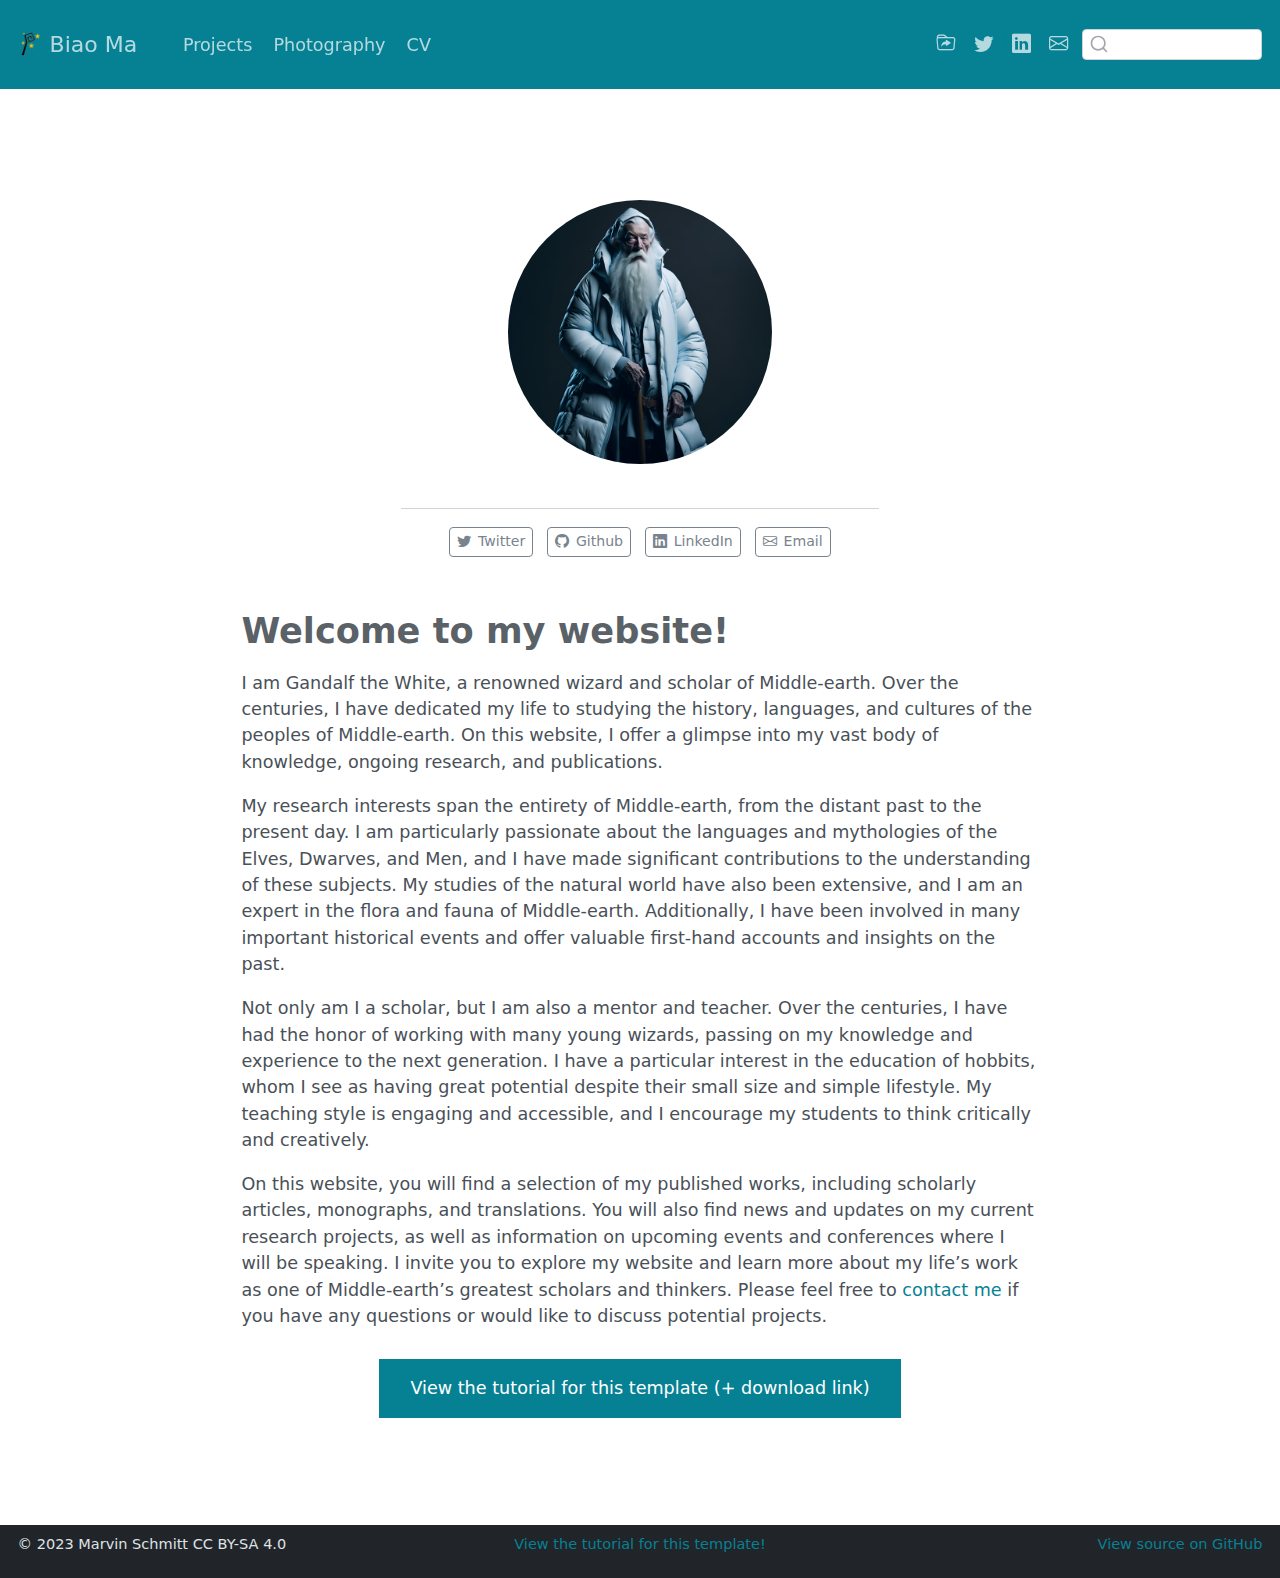
<file: docs/index.html>
<!DOCTYPE html>
<html xmlns="http://www.w3.org/1999/xhtml" lang="en" xml:lang="en"><head>

<meta charset="utf-8">
<meta name="generator" content="quarto-1.3.450">

<meta name="viewport" content="width=device-width, initial-scale=1.0, user-scalable=yes">


<title>Biao Ma</title>
<style>
code{white-space: pre-wrap;}
span.smallcaps{font-variant: small-caps;}
div.columns{display: flex; gap: min(4vw, 1.5em);}
div.column{flex: auto; overflow-x: auto;}
div.hanging-indent{margin-left: 1.5em; text-indent: -1.5em;}
ul.task-list{list-style: none;}
ul.task-list li input[type="checkbox"] {
  width: 0.8em;
  margin: 0 0.8em 0.2em -1em; /* quarto-specific, see https://github.com/quarto-dev/quarto-cli/issues/4556 */ 
  vertical-align: middle;
}
</style>


<script src="site_libs/quarto-nav/quarto-nav.js"></script>
<script src="site_libs/clipboard/clipboard.min.js"></script>
<script src="site_libs/quarto-search/autocomplete.umd.js"></script>
<script src="site_libs/quarto-search/fuse.min.js"></script>
<script src="site_libs/quarto-search/quarto-search.js"></script>
<meta name="quarto:offset" content="./">
<link href="./img/favicon.png" rel="icon" type="image/png">
<script src="site_libs/quarto-html/quarto.js"></script>
<script src="site_libs/quarto-html/popper.min.js"></script>
<script src="site_libs/quarto-html/tippy.umd.min.js"></script>
<link href="site_libs/quarto-html/tippy.css" rel="stylesheet">
<link href="site_libs/quarto-html/quarto-syntax-highlighting.css" rel="stylesheet" id="quarto-text-highlighting-styles">
<script src="site_libs/bootstrap/bootstrap.min.js"></script>
<link href="site_libs/bootstrap/bootstrap-icons.css" rel="stylesheet">
<link href="site_libs/bootstrap/bootstrap.min.css" rel="stylesheet" id="quarto-bootstrap" data-mode="light">
<script id="quarto-search-options" type="application/json">{
  "location": "navbar",
  "copy-button": false,
  "collapse-after": 3,
  "panel-placement": "end",
  "type": "textbox",
  "limit": 20,
  "language": {
    "search-no-results-text": "No results",
    "search-matching-documents-text": "matching documents",
    "search-copy-link-title": "Copy link to search",
    "search-hide-matches-text": "Hide additional matches",
    "search-more-match-text": "more match in this document",
    "search-more-matches-text": "more matches in this document",
    "search-clear-button-title": "Clear",
    "search-detached-cancel-button-title": "Cancel",
    "search-submit-button-title": "Submit",
    "search-label": "Search"
  }
}</script>


</head>

<body class="nav-fixed fullcontent">

<div id="quarto-search-results"></div>
  <header id="quarto-header" class="headroom fixed-top">
    <nav class="navbar navbar-expand-lg navbar-dark ">
      <div class="navbar-container container-fluid">
      <div class="navbar-brand-container">
    <a href="./index.html" class="navbar-brand navbar-brand-logo">
    <img src="./img/logo.png" alt="" class="navbar-logo">
    </a>
    <a class="navbar-brand" href="./index.html">
    <span class="navbar-title">Biao Ma</span>
    </a>
  </div>
            <div id="quarto-search" class="" title="Search"></div>
          <button class="navbar-toggler" type="button" data-bs-toggle="collapse" data-bs-target="#navbarCollapse" aria-controls="navbarCollapse" aria-expanded="false" aria-label="Toggle navigation" onclick="if (window.quartoToggleHeadroom) { window.quartoToggleHeadroom(); }">
  <span class="navbar-toggler-icon"></span>
</button>
          <div class="collapse navbar-collapse" id="navbarCollapse">
            <ul class="navbar-nav navbar-nav-scroll me-auto">
  <li class="nav-item">
    <a class="nav-link" href="./projects/index.html" rel="" target="">
 <span class="menu-text">Projects</span></a>
  </li>  
  <li class="nav-item">
    <a class="nav-link" href="./photography/index.html" rel="" target="">
 <span class="menu-text">Photography</span></a>
  </li>  
  <li class="nav-item">
    <a class="nav-link" href="./cv/index.html" rel="" target="">
 <span class="menu-text">CV</span></a>
  </li>  
</ul>
            <ul class="navbar-nav navbar-nav-scroll ms-auto">
  <li class="nav-item compact">
    <a class="nav-link" href="https://www.marvinschmitt.com/blog/website-tutorial-quarto/" rel="" target=""><i class="bi bi-folder-symlink" role="img">
</i> 
 <span class="menu-text"></span></a>
  </li>  
  <li class="nav-item compact">
    <a class="nav-link" href="https://twitter.com/MarvinSchmittML" rel="" target=""><i class="bi bi-twitter" role="img">
</i> 
 <span class="menu-text"></span></a>
  </li>  
  <li class="nav-item compact">
    <a class="nav-link" href="https://www.linkedin.com/in/marvin-schmitt-a85b321a2/" rel="" target=""><i class="bi bi-linkedin" role="img">
</i> 
 <span class="menu-text"></span></a>
  </li>  
  <li class="nav-item compact">
    <a class="nav-link" href="mailto:mail.marvinschmitt@gmail.com" rel="" target=""><i class="bi bi-envelope" role="img" aria-label="email">
</i> 
 <span class="menu-text"></span></a>
  </li>  
</ul>
            <div class="quarto-navbar-tools">
</div>
          </div> <!-- /navcollapse -->
      </div> <!-- /container-fluid -->
    </nav>
</header>
<!-- content -->
<div id="quarto-content" class="quarto-container page-columns page-rows-contents page-layout-article page-navbar">
<!-- sidebar -->
<!-- margin-sidebar -->
    
<!-- main -->
<main class="content" id="quarto-document-content">



<div class="quarto-about-jolla">
  <img src="img/my_image.jpg" class="about-image
  round " style="height: 15em; width: 15em;">
 <div id="about-block">
</div> 
  <hr class="about-sep">
   <div class="about-links">
  <a href="https://twitter.com/MarvinSchmittML" class="about-link" rel="" target="">
    <i class="bi bi-twitter"></i>
     <span class="about-link-text">Twitter</span>
  </a>
  <a href="https://github.com/marvinschmitt" class="about-link" rel="" target="">
    <i class="bi bi-github"></i>
     <span class="about-link-text">Github</span>
  </a>
  <a href="https://www.linkedin.com/in/marvin-schmitt-a85b321a2/" class="about-link" rel="" target="">
    <i class="bi bi-linkedin"></i>
     <span class="about-link-text">LinkedIn</span>
  </a>
  <a href="mailto:mail.marvinschmitt@gmail.com" class="about-link" rel="" target="">
    <i class="bi bi-envelope"></i>
     <span class="about-link-text">Email</span>
  </a>
</div>
</div>

<section id="welcome-to-my-website" class="level1">
<h1>Welcome to my website!</h1>
<p>I am Gandalf the White, a renowned wizard and scholar of Middle-earth. Over the centuries, I have dedicated my life to studying the history, languages, and cultures of the peoples of Middle-earth. On this website, I offer a glimpse into my vast body of knowledge, ongoing research, and publications.</p>
<p>My research interests span the entirety of Middle-earth, from the distant past to the present day. I am particularly passionate about the languages and mythologies of the Elves, Dwarves, and Men, and I have made significant contributions to the understanding of these subjects. My studies of the natural world have also been extensive, and I am an expert in the flora and fauna of Middle-earth. Additionally, I have been involved in many important historical events and offer valuable first-hand accounts and insights on the past.</p>
<p>Not only am I a scholar, but I am also a mentor and teacher. Over the centuries, I have had the honor of working with many young wizards, passing on my knowledge and experience to the next generation. I have a particular interest in the education of hobbits, whom I see as having great potential despite their small size and simple lifestyle. My teaching style is engaging and accessible, and I encourage my students to think critically and creatively.</p>
<p>On this website, you will find a selection of my published works, including scholarly articles, monographs, and translations. You will also find news and updates on my current research projects, as well as information on upcoming events and conferences where I will be speaking. I invite you to explore my website and learn more about my life’s work as one of Middle-earth’s greatest scholars and thinkers. Please feel free to <a href="mailto:mail.marvinschmitt@gmail.com">contact me</a> if you have any questions or would like to discuss potential projects.</p>
<div style="margin: 30px; text-align: center;">
<a class="btn btn-primary" href="https://www.marvinschmitt.com/blog/website-tutorial-quarto/" role="button" target="_blank" style="padding: 15px 30px;">View the tutorial for this template (+ download link)</a>
</div>



</section>

</main> <!-- /main -->
<script id="quarto-html-after-body" type="application/javascript">
window.document.addEventListener("DOMContentLoaded", function (event) {
  const toggleBodyColorMode = (bsSheetEl) => {
    const mode = bsSheetEl.getAttribute("data-mode");
    const bodyEl = window.document.querySelector("body");
    if (mode === "dark") {
      bodyEl.classList.add("quarto-dark");
      bodyEl.classList.remove("quarto-light");
    } else {
      bodyEl.classList.add("quarto-light");
      bodyEl.classList.remove("quarto-dark");
    }
  }
  const toggleBodyColorPrimary = () => {
    const bsSheetEl = window.document.querySelector("link#quarto-bootstrap");
    if (bsSheetEl) {
      toggleBodyColorMode(bsSheetEl);
    }
  }
  toggleBodyColorPrimary();  
  const isCodeAnnotation = (el) => {
    for (const clz of el.classList) {
      if (clz.startsWith('code-annotation-')) {                     
        return true;
      }
    }
    return false;
  }
  const clipboard = new window.ClipboardJS('.code-copy-button', {
    text: function(trigger) {
      const codeEl = trigger.previousElementSibling.cloneNode(true);
      for (const childEl of codeEl.children) {
        if (isCodeAnnotation(childEl)) {
          childEl.remove();
        }
      }
      return codeEl.innerText;
    }
  });
  clipboard.on('success', function(e) {
    // button target
    const button = e.trigger;
    // don't keep focus
    button.blur();
    // flash "checked"
    button.classList.add('code-copy-button-checked');
    var currentTitle = button.getAttribute("title");
    button.setAttribute("title", "Copied!");
    let tooltip;
    if (window.bootstrap) {
      button.setAttribute("data-bs-toggle", "tooltip");
      button.setAttribute("data-bs-placement", "left");
      button.setAttribute("data-bs-title", "Copied!");
      tooltip = new bootstrap.Tooltip(button, 
        { trigger: "manual", 
          customClass: "code-copy-button-tooltip",
          offset: [0, -8]});
      tooltip.show();    
    }
    setTimeout(function() {
      if (tooltip) {
        tooltip.hide();
        button.removeAttribute("data-bs-title");
        button.removeAttribute("data-bs-toggle");
        button.removeAttribute("data-bs-placement");
      }
      button.setAttribute("title", currentTitle);
      button.classList.remove('code-copy-button-checked');
    }, 1000);
    // clear code selection
    e.clearSelection();
  });
  function tippyHover(el, contentFn) {
    const config = {
      allowHTML: true,
      content: contentFn,
      maxWidth: 500,
      delay: 100,
      arrow: false,
      appendTo: function(el) {
          return el.parentElement;
      },
      interactive: true,
      interactiveBorder: 10,
      theme: 'quarto',
      placement: 'bottom-start'
    };
    window.tippy(el, config); 
  }
  const noterefs = window.document.querySelectorAll('a[role="doc-noteref"]');
  for (var i=0; i<noterefs.length; i++) {
    const ref = noterefs[i];
    tippyHover(ref, function() {
      // use id or data attribute instead here
      let href = ref.getAttribute('data-footnote-href') || ref.getAttribute('href');
      try { href = new URL(href).hash; } catch {}
      const id = href.replace(/^#\/?/, "");
      const note = window.document.getElementById(id);
      return note.innerHTML;
    });
  }
      let selectedAnnoteEl;
      const selectorForAnnotation = ( cell, annotation) => {
        let cellAttr = 'data-code-cell="' + cell + '"';
        let lineAttr = 'data-code-annotation="' +  annotation + '"';
        const selector = 'span[' + cellAttr + '][' + lineAttr + ']';
        return selector;
      }
      const selectCodeLines = (annoteEl) => {
        const doc = window.document;
        const targetCell = annoteEl.getAttribute("data-target-cell");
        const targetAnnotation = annoteEl.getAttribute("data-target-annotation");
        const annoteSpan = window.document.querySelector(selectorForAnnotation(targetCell, targetAnnotation));
        const lines = annoteSpan.getAttribute("data-code-lines").split(",");
        const lineIds = lines.map((line) => {
          return targetCell + "-" + line;
        })
        let top = null;
        let height = null;
        let parent = null;
        if (lineIds.length > 0) {
            //compute the position of the single el (top and bottom and make a div)
            const el = window.document.getElementById(lineIds[0]);
            top = el.offsetTop;
            height = el.offsetHeight;
            parent = el.parentElement.parentElement;
          if (lineIds.length > 1) {
            const lastEl = window.document.getElementById(lineIds[lineIds.length - 1]);
            const bottom = lastEl.offsetTop + lastEl.offsetHeight;
            height = bottom - top;
          }
          if (top !== null && height !== null && parent !== null) {
            // cook up a div (if necessary) and position it 
            let div = window.document.getElementById("code-annotation-line-highlight");
            if (div === null) {
              div = window.document.createElement("div");
              div.setAttribute("id", "code-annotation-line-highlight");
              div.style.position = 'absolute';
              parent.appendChild(div);
            }
            div.style.top = top - 2 + "px";
            div.style.height = height + 4 + "px";
            let gutterDiv = window.document.getElementById("code-annotation-line-highlight-gutter");
            if (gutterDiv === null) {
              gutterDiv = window.document.createElement("div");
              gutterDiv.setAttribute("id", "code-annotation-line-highlight-gutter");
              gutterDiv.style.position = 'absolute';
              const codeCell = window.document.getElementById(targetCell);
              const gutter = codeCell.querySelector('.code-annotation-gutter');
              gutter.appendChild(gutterDiv);
            }
            gutterDiv.style.top = top - 2 + "px";
            gutterDiv.style.height = height + 4 + "px";
          }
          selectedAnnoteEl = annoteEl;
        }
      };
      const unselectCodeLines = () => {
        const elementsIds = ["code-annotation-line-highlight", "code-annotation-line-highlight-gutter"];
        elementsIds.forEach((elId) => {
          const div = window.document.getElementById(elId);
          if (div) {
            div.remove();
          }
        });
        selectedAnnoteEl = undefined;
      };
      // Attach click handler to the DT
      const annoteDls = window.document.querySelectorAll('dt[data-target-cell]');
      for (const annoteDlNode of annoteDls) {
        annoteDlNode.addEventListener('click', (event) => {
          const clickedEl = event.target;
          if (clickedEl !== selectedAnnoteEl) {
            unselectCodeLines();
            const activeEl = window.document.querySelector('dt[data-target-cell].code-annotation-active');
            if (activeEl) {
              activeEl.classList.remove('code-annotation-active');
            }
            selectCodeLines(clickedEl);
            clickedEl.classList.add('code-annotation-active');
          } else {
            // Unselect the line
            unselectCodeLines();
            clickedEl.classList.remove('code-annotation-active');
          }
        });
      }
  const findCites = (el) => {
    const parentEl = el.parentElement;
    if (parentEl) {
      const cites = parentEl.dataset.cites;
      if (cites) {
        return {
          el,
          cites: cites.split(' ')
        };
      } else {
        return findCites(el.parentElement)
      }
    } else {
      return undefined;
    }
  };
  var bibliorefs = window.document.querySelectorAll('a[role="doc-biblioref"]');
  for (var i=0; i<bibliorefs.length; i++) {
    const ref = bibliorefs[i];
    const citeInfo = findCites(ref);
    if (citeInfo) {
      tippyHover(citeInfo.el, function() {
        var popup = window.document.createElement('div');
        citeInfo.cites.forEach(function(cite) {
          var citeDiv = window.document.createElement('div');
          citeDiv.classList.add('hanging-indent');
          citeDiv.classList.add('csl-entry');
          var biblioDiv = window.document.getElementById('ref-' + cite);
          if (biblioDiv) {
            citeDiv.innerHTML = biblioDiv.innerHTML;
          }
          popup.appendChild(citeDiv);
        });
        return popup.innerHTML;
      });
    }
  }
});
</script>
</div> <!-- /content -->
<footer class="footer">
  <div class="nav-footer">
    <div class="nav-footer-left"><span class="faux-block">© 2023 Marvin Schmitt CC BY-SA 4.0</span></div>   
    <div class="nav-footer-center"><span class="faux-block"><a href="https://www.marvinschmitt.com/blog/website-tutorial-quarto/">View the tutorial for this template!</a></span></div>
    <div class="nav-footer-right"><span class="faux-block"><a href="https://github.com/marvinschmitt/quarto-website-template/">View source on GitHub</a></span></div>
  </div>
</footer>



</body></html>
</file>
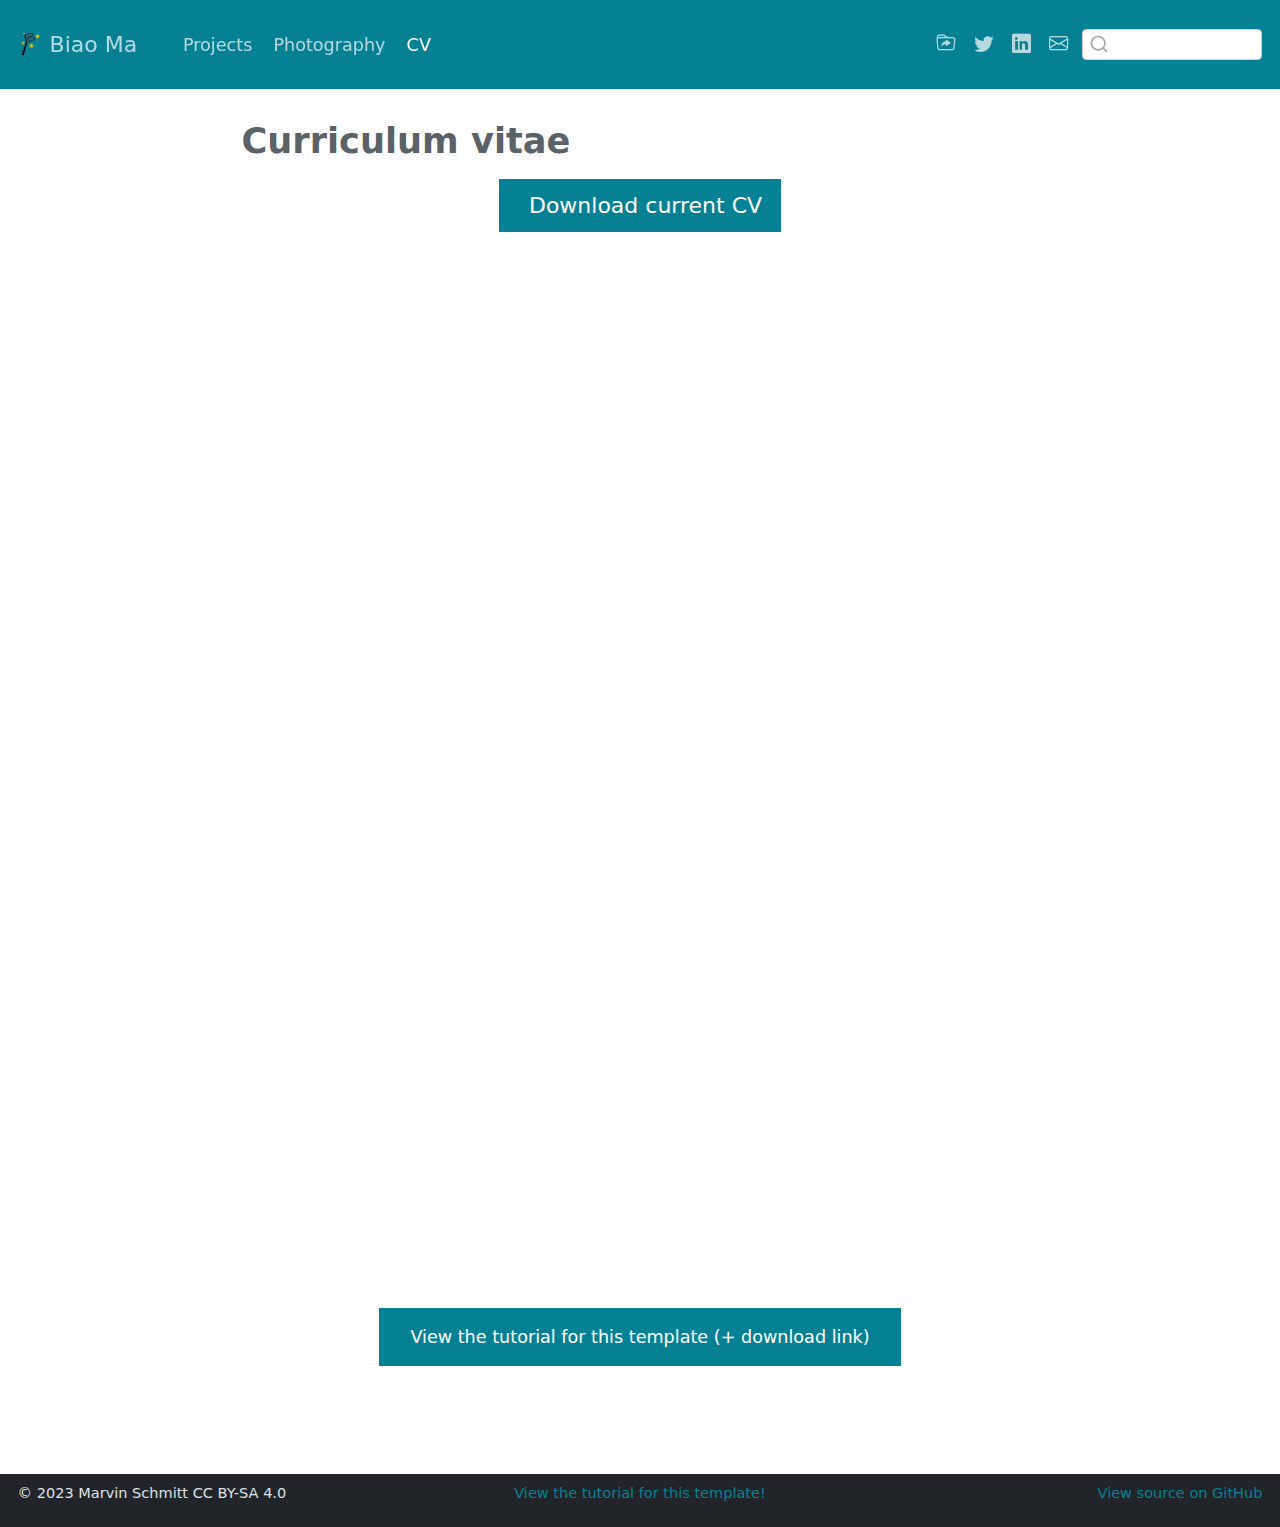
<file: docs/cv/index.html>
<!DOCTYPE html>
<html xmlns="http://www.w3.org/1999/xhtml" lang="en" xml:lang="en"><head>
<meta http-equiv="Content-Type" content="text/html; charset=UTF-8">
<meta charset="utf-8">
<meta name="generator" content="quarto-1.3.450">
<meta name="viewport" content="width=device-width, initial-scale=1.0, user-scalable=yes">
<title>Biao Ma - Curriculum vitae</title>
<style>
code{white-space: pre-wrap;}
span.smallcaps{font-variant: small-caps;}
div.columns{display: flex; gap: min(4vw, 1.5em);}
div.column{flex: auto; overflow-x: auto;}
div.hanging-indent{margin-left: 1.5em; text-indent: -1.5em;}
ul.task-list{list-style: none;}
ul.task-list li input[type="checkbox"] {
  width: 0.8em;
  margin: 0 0.8em 0.2em -1em; /* quarto-specific, see https://github.com/quarto-dev/quarto-cli/issues/4556 */ 
  vertical-align: middle;
}
</style>

<script src="../site_libs/quarto-nav/quarto-nav.js"></script>
<script src="../site_libs/clipboard/clipboard.min.js"></script>
<script src="../site_libs/quarto-search/autocomplete.umd.js"></script>
<script src="../site_libs/quarto-search/fuse.min.js"></script>
<script src="../site_libs/quarto-search/quarto-search.js"></script>
<meta name="quarto:offset" content="../">
<link href="../img/favicon.png" rel="icon" type="image/png">
<script src="../site_libs/quarto-html/quarto.js"></script>
<script src="../site_libs/quarto-html/popper.min.js"></script>
<script src="../site_libs/quarto-html/tippy.umd.min.js"></script>
<script src="../site_libs/quarto-html/anchor.min.js"></script>
<link href="../site_libs/quarto-html/tippy.css" rel="stylesheet">
<link href="../site_libs/quarto-html/quarto-syntax-highlighting.css" rel="stylesheet" id="quarto-text-highlighting-styles">
<script src="../site_libs/bootstrap/bootstrap.min.js"></script>
<link href="../site_libs/bootstrap/bootstrap-icons.css" rel="stylesheet">
<link href="../site_libs/bootstrap/bootstrap.min.css" rel="stylesheet" id="quarto-bootstrap" data-mode="light"><script id="quarto-search-options" type="application/json">{
  "location": "navbar",
  "copy-button": false,
  "collapse-after": 3,
  "panel-placement": "end",
  "type": "textbox",
  "limit": 20,
  "language": {
    "search-no-results-text": "No results",
    "search-matching-documents-text": "matching documents",
    "search-copy-link-title": "Copy link to search",
    "search-hide-matches-text": "Hide additional matches",
    "search-more-match-text": "more match in this document",
    "search-more-matches-text": "more matches in this document",
    "search-clear-button-title": "Clear",
    "search-detached-cancel-button-title": "Cancel",
    "search-submit-button-title": "Submit",
    "search-label": "Search"
  }
}</script>
</head>
<body class="nav-fixed fullcontent">

<div id="quarto-search-results"></div>
  <header id="quarto-header" class="headroom fixed-top"><nav class="navbar navbar-expand-lg navbar-dark "><div class="navbar-container container-fluid">
      <div class="navbar-brand-container">
    <a href="../index.html" class="navbar-brand navbar-brand-logo">
    <img src="../img/logo.png" alt="" class="navbar-logo"></a>
    <a class="navbar-brand" href="../index.html">
    <span class="navbar-title">Biao Ma</span>
    </a>
  </div>
            <div id="quarto-search" class="" title="Search"></div>
          <button class="navbar-toggler" type="button" data-bs-toggle="collapse" data-bs-target="#navbarCollapse" aria-controls="navbarCollapse" aria-expanded="false" aria-label="Toggle navigation" onclick="if (window.quartoToggleHeadroom) { window.quartoToggleHeadroom(); }">
  <span class="navbar-toggler-icon"></span>
</button>
          <div class="collapse navbar-collapse" id="navbarCollapse">
            <ul class="navbar-nav navbar-nav-scroll me-auto">
<li class="nav-item">
    <a class="nav-link" href="../projects/index.html" rel="" target="">
 <span class="menu-text">Projects</span></a>
  </li>  
  <li class="nav-item">
    <a class="nav-link" href="../photography/index.html" rel="" target="">
 <span class="menu-text">Photography</span></a>
  </li>  
  <li class="nav-item">
    <a class="nav-link active" href="../cv/index.html" rel="" target="" aria-current="page">
 <span class="menu-text">CV</span></a>
  </li>  
</ul>
<ul class="navbar-nav navbar-nav-scroll ms-auto">
<li class="nav-item compact">
    <a class="nav-link" href="https://www.marvinschmitt.com/blog/website-tutorial-quarto/" rel="" target=""><i class="bi bi-folder-symlink" role="img">
</i> 
 <span class="menu-text"></span></a>
  </li>  
  <li class="nav-item compact">
    <a class="nav-link" href="https://twitter.com/MarvinSchmittML" rel="" target=""><i class="bi bi-twitter" role="img">
</i> 
 <span class="menu-text"></span></a>
  </li>  
  <li class="nav-item compact">
    <a class="nav-link" href="https://www.linkedin.com/in/marvin-schmitt-a85b321a2/" rel="" target=""><i class="bi bi-linkedin" role="img">
</i> 
 <span class="menu-text"></span></a>
  </li>  
  <li class="nav-item compact">
    <a class="nav-link" href="mailto:mail.marvinschmitt@gmail.com" rel="" target=""><i class="bi bi-envelope" role="img" aria-label="email">
</i> 
 <span class="menu-text"></span></a>
  </li>  
</ul>
<div class="quarto-navbar-tools">
</div>
          </div> <!-- /navcollapse -->
      </div> <!-- /container-fluid -->
    </nav></header><!-- content --><div id="quarto-content" class="quarto-container page-columns page-rows-contents page-layout-article page-navbar">
<!-- sidebar -->
<!-- margin-sidebar -->
    
<!-- main -->
<main class="content" id="quarto-document-content"><header id="title-block-header" class="quarto-title-block default"><div class="quarto-title">
<h1 class="title">Curriculum vitae</h1>
</div>



<div class="quarto-title-meta">

    
  
    
  </div>
  

</header><div class="cell">
<style type="text/css">
.embed-container {
    position: relative;
    padding-bottom: 129%;
    height: 0;
    overflow: hidden;
    max-width: 100%;
}
.embed-container iframe,
.embed-container object,
.embed-container embed {
    position: absolute;
    top: 0;
    left: 0;
    width: 100%;
    height: 100%;
}
</style>
</div>
<p class="text-center">
  <a class="btn btn-primary btn-lg cv-download" href="cv.pdf" target="_blank">
    <i class="fa-solid fa-file-arrow-down"></i> Download current CV
  </a>
</p>
<div class="embed-container">
  <iframe src="cv.pdf#toolbar=0" style="border: 0.5px;width: 100%;"></iframe>
</div>
<div style="margin: 30px; text-align: center;">
<a class="btn btn-primary" href="https://www.marvinschmitt.com/blog/website-tutorial-quarto/" role="button" target="_blank" style="padding: 15px 30px;">View the tutorial for this template (+ download link)</a>
</div>



</main><!-- /main --><script id="quarto-html-after-body" type="application/javascript">
window.document.addEventListener("DOMContentLoaded", function (event) {
  const toggleBodyColorMode = (bsSheetEl) => {
    const mode = bsSheetEl.getAttribute("data-mode");
    const bodyEl = window.document.querySelector("body");
    if (mode === "dark") {
      bodyEl.classList.add("quarto-dark");
      bodyEl.classList.remove("quarto-light");
    } else {
      bodyEl.classList.add("quarto-light");
      bodyEl.classList.remove("quarto-dark");
    }
  }
  const toggleBodyColorPrimary = () => {
    const bsSheetEl = window.document.querySelector("link#quarto-bootstrap");
    if (bsSheetEl) {
      toggleBodyColorMode(bsSheetEl);
    }
  }
  toggleBodyColorPrimary();  
  const icon = "";
  const anchorJS = new window.AnchorJS();
  anchorJS.options = {
    placement: 'right',
    icon: icon
  };
  anchorJS.add('.anchored');
  const isCodeAnnotation = (el) => {
    for (const clz of el.classList) {
      if (clz.startsWith('code-annotation-')) {                     
        return true;
      }
    }
    return false;
  }
  const clipboard = new window.ClipboardJS('.code-copy-button', {
    text: function(trigger) {
      const codeEl = trigger.previousElementSibling.cloneNode(true);
      for (const childEl of codeEl.children) {
        if (isCodeAnnotation(childEl)) {
          childEl.remove();
        }
      }
      return codeEl.innerText;
    }
  });
  clipboard.on('success', function(e) {
    // button target
    const button = e.trigger;
    // don't keep focus
    button.blur();
    // flash "checked"
    button.classList.add('code-copy-button-checked');
    var currentTitle = button.getAttribute("title");
    button.setAttribute("title", "Copied!");
    let tooltip;
    if (window.bootstrap) {
      button.setAttribute("data-bs-toggle", "tooltip");
      button.setAttribute("data-bs-placement", "left");
      button.setAttribute("data-bs-title", "Copied!");
      tooltip = new bootstrap.Tooltip(button, 
        { trigger: "manual", 
          customClass: "code-copy-button-tooltip",
          offset: [0, -8]});
      tooltip.show();    
    }
    setTimeout(function() {
      if (tooltip) {
        tooltip.hide();
        button.removeAttribute("data-bs-title");
        button.removeAttribute("data-bs-toggle");
        button.removeAttribute("data-bs-placement");
      }
      button.setAttribute("title", currentTitle);
      button.classList.remove('code-copy-button-checked');
    }, 1000);
    // clear code selection
    e.clearSelection();
  });
  function tippyHover(el, contentFn) {
    const config = {
      allowHTML: true,
      content: contentFn,
      maxWidth: 500,
      delay: 100,
      arrow: false,
      appendTo: function(el) {
          return el.parentElement;
      },
      interactive: true,
      interactiveBorder: 10,
      theme: 'quarto',
      placement: 'bottom-start'
    };
    window.tippy(el, config); 
  }
  const noterefs = window.document.querySelectorAll('a[role="doc-noteref"]');
  for (var i=0; i<noterefs.length; i++) {
    const ref = noterefs[i];
    tippyHover(ref, function() {
      // use id or data attribute instead here
      let href = ref.getAttribute('data-footnote-href') || ref.getAttribute('href');
      try { href = new URL(href).hash; } catch {}
      const id = href.replace(/^#\/?/, "");
      const note = window.document.getElementById(id);
      return note.innerHTML;
    });
  }
      let selectedAnnoteEl;
      const selectorForAnnotation = ( cell, annotation) => {
        let cellAttr = 'data-code-cell="' + cell + '"';
        let lineAttr = 'data-code-annotation="' +  annotation + '"';
        const selector = 'span[' + cellAttr + '][' + lineAttr + ']';
        return selector;
      }
      const selectCodeLines = (annoteEl) => {
        const doc = window.document;
        const targetCell = annoteEl.getAttribute("data-target-cell");
        const targetAnnotation = annoteEl.getAttribute("data-target-annotation");
        const annoteSpan = window.document.querySelector(selectorForAnnotation(targetCell, targetAnnotation));
        const lines = annoteSpan.getAttribute("data-code-lines").split(",");
        const lineIds = lines.map((line) => {
          return targetCell + "-" + line;
        })
        let top = null;
        let height = null;
        let parent = null;
        if (lineIds.length > 0) {
            //compute the position of the single el (top and bottom and make a div)
            const el = window.document.getElementById(lineIds[0]);
            top = el.offsetTop;
            height = el.offsetHeight;
            parent = el.parentElement.parentElement;
          if (lineIds.length > 1) {
            const lastEl = window.document.getElementById(lineIds[lineIds.length - 1]);
            const bottom = lastEl.offsetTop + lastEl.offsetHeight;
            height = bottom - top;
          }
          if (top !== null && height !== null && parent !== null) {
            // cook up a div (if necessary) and position it 
            let div = window.document.getElementById("code-annotation-line-highlight");
            if (div === null) {
              div = window.document.createElement("div");
              div.setAttribute("id", "code-annotation-line-highlight");
              div.style.position = 'absolute';
              parent.appendChild(div);
            }
            div.style.top = top - 2 + "px";
            div.style.height = height + 4 + "px";
            let gutterDiv = window.document.getElementById("code-annotation-line-highlight-gutter");
            if (gutterDiv === null) {
              gutterDiv = window.document.createElement("div");
              gutterDiv.setAttribute("id", "code-annotation-line-highlight-gutter");
              gutterDiv.style.position = 'absolute';
              const codeCell = window.document.getElementById(targetCell);
              const gutter = codeCell.querySelector('.code-annotation-gutter');
              gutter.appendChild(gutterDiv);
            }
            gutterDiv.style.top = top - 2 + "px";
            gutterDiv.style.height = height + 4 + "px";
          }
          selectedAnnoteEl = annoteEl;
        }
      };
      const unselectCodeLines = () => {
        const elementsIds = ["code-annotation-line-highlight", "code-annotation-line-highlight-gutter"];
        elementsIds.forEach((elId) => {
          const div = window.document.getElementById(elId);
          if (div) {
            div.remove();
          }
        });
        selectedAnnoteEl = undefined;
      };
      // Attach click handler to the DT
      const annoteDls = window.document.querySelectorAll('dt[data-target-cell]');
      for (const annoteDlNode of annoteDls) {
        annoteDlNode.addEventListener('click', (event) => {
          const clickedEl = event.target;
          if (clickedEl !== selectedAnnoteEl) {
            unselectCodeLines();
            const activeEl = window.document.querySelector('dt[data-target-cell].code-annotation-active');
            if (activeEl) {
              activeEl.classList.remove('code-annotation-active');
            }
            selectCodeLines(clickedEl);
            clickedEl.classList.add('code-annotation-active');
          } else {
            // Unselect the line
            unselectCodeLines();
            clickedEl.classList.remove('code-annotation-active');
          }
        });
      }
  const findCites = (el) => {
    const parentEl = el.parentElement;
    if (parentEl) {
      const cites = parentEl.dataset.cites;
      if (cites) {
        return {
          el,
          cites: cites.split(' ')
        };
      } else {
        return findCites(el.parentElement)
      }
    } else {
      return undefined;
    }
  };
  var bibliorefs = window.document.querySelectorAll('a[role="doc-biblioref"]');
  for (var i=0; i<bibliorefs.length; i++) {
    const ref = bibliorefs[i];
    const citeInfo = findCites(ref);
    if (citeInfo) {
      tippyHover(citeInfo.el, function() {
        var popup = window.document.createElement('div');
        citeInfo.cites.forEach(function(cite) {
          var citeDiv = window.document.createElement('div');
          citeDiv.classList.add('hanging-indent');
          citeDiv.classList.add('csl-entry');
          var biblioDiv = window.document.getElementById('ref-' + cite);
          if (biblioDiv) {
            citeDiv.innerHTML = biblioDiv.innerHTML;
          }
          popup.appendChild(citeDiv);
        });
        return popup.innerHTML;
      });
    }
  }
});
</script>
</div> <!-- /content -->
<footer class="footer"><div class="nav-footer">
    <div class="nav-footer-left"><span class="faux-block">© 2023 Marvin Schmitt CC BY-SA 4.0</span></div>   
    <div class="nav-footer-center"><span class="faux-block"><a href="https://www.marvinschmitt.com/blog/website-tutorial-quarto/">View the tutorial for this template!</a></span></div>
    <div class="nav-footer-right"><span class="faux-block"><a href="https://github.com/marvinschmitt/quarto-website-template/">View source on GitHub</a></span></div>
  </div>
</footer>


</body></html>
</file>
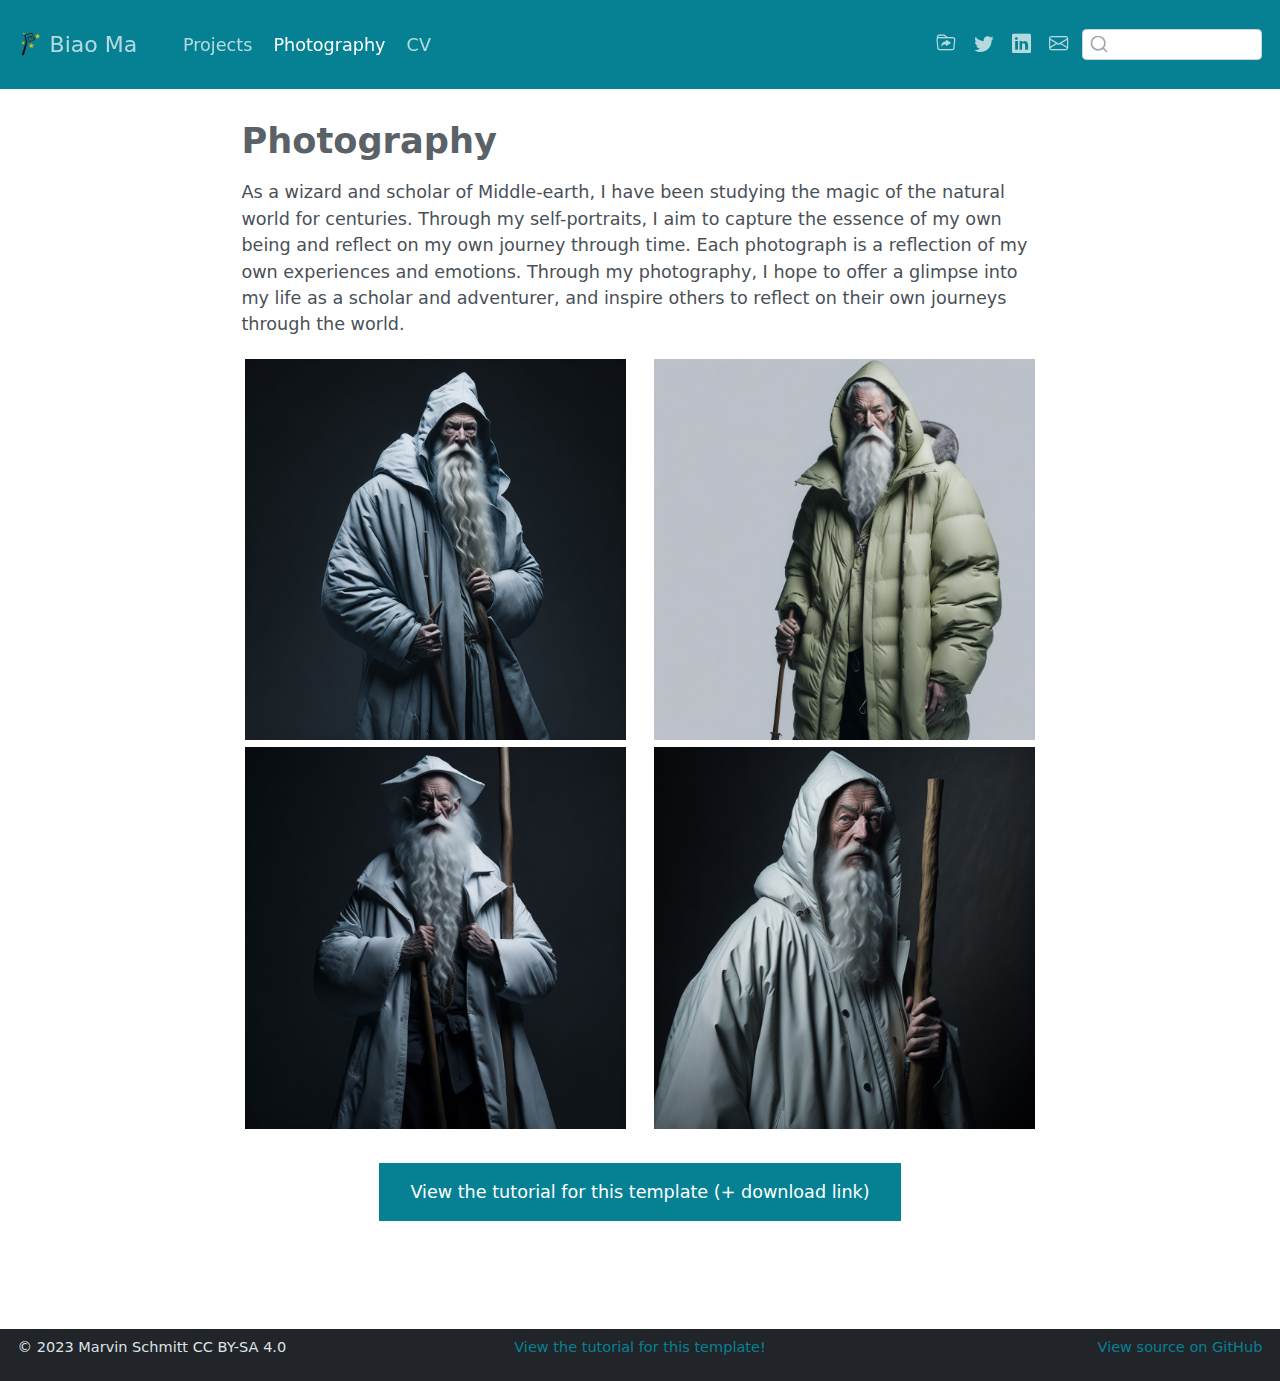
<file: docs/photography/index.html>
<!DOCTYPE html>
<html xmlns="http://www.w3.org/1999/xhtml" lang="en" xml:lang="en"><head>

<meta charset="utf-8">
<meta name="generator" content="quarto-1.3.450">

<meta name="viewport" content="width=device-width, initial-scale=1.0, user-scalable=yes">


<title>Biao Ma - Photography</title>
<style>
code{white-space: pre-wrap;}
span.smallcaps{font-variant: small-caps;}
div.columns{display: flex; gap: min(4vw, 1.5em);}
div.column{flex: auto; overflow-x: auto;}
div.hanging-indent{margin-left: 1.5em; text-indent: -1.5em;}
ul.task-list{list-style: none;}
ul.task-list li input[type="checkbox"] {
  width: 0.8em;
  margin: 0 0.8em 0.2em -1em; /* quarto-specific, see https://github.com/quarto-dev/quarto-cli/issues/4556 */ 
  vertical-align: middle;
}
</style>


<script src="../site_libs/quarto-nav/quarto-nav.js"></script>
<script src="../site_libs/clipboard/clipboard.min.js"></script>
<script src="../site_libs/quarto-search/autocomplete.umd.js"></script>
<script src="../site_libs/quarto-search/fuse.min.js"></script>
<script src="../site_libs/quarto-search/quarto-search.js"></script>
<meta name="quarto:offset" content="../">
<link href="../img/favicon.png" rel="icon" type="image/png">
<script src="../site_libs/quarto-html/quarto.js"></script>
<script src="../site_libs/quarto-html/popper.min.js"></script>
<script src="../site_libs/quarto-html/tippy.umd.min.js"></script>
<script src="../site_libs/quarto-html/anchor.min.js"></script>
<link href="../site_libs/quarto-html/tippy.css" rel="stylesheet">
<link href="../site_libs/quarto-html/quarto-syntax-highlighting.css" rel="stylesheet" id="quarto-text-highlighting-styles">
<script src="../site_libs/bootstrap/bootstrap.min.js"></script>
<link href="../site_libs/bootstrap/bootstrap-icons.css" rel="stylesheet">
<link href="../site_libs/bootstrap/bootstrap.min.css" rel="stylesheet" id="quarto-bootstrap" data-mode="light">
<script id="quarto-search-options" type="application/json">{
  "location": "navbar",
  "copy-button": false,
  "collapse-after": 3,
  "panel-placement": "end",
  "type": "textbox",
  "limit": 20,
  "language": {
    "search-no-results-text": "No results",
    "search-matching-documents-text": "matching documents",
    "search-copy-link-title": "Copy link to search",
    "search-hide-matches-text": "Hide additional matches",
    "search-more-match-text": "more match in this document",
    "search-more-matches-text": "more matches in this document",
    "search-clear-button-title": "Clear",
    "search-detached-cancel-button-title": "Cancel",
    "search-submit-button-title": "Submit",
    "search-label": "Search"
  }
}</script>


</head>

<body class="nav-fixed fullcontent">

<div id="quarto-search-results"></div>
  <header id="quarto-header" class="headroom fixed-top">
    <nav class="navbar navbar-expand-lg navbar-dark ">
      <div class="navbar-container container-fluid">
      <div class="navbar-brand-container">
    <a href="../index.html" class="navbar-brand navbar-brand-logo">
    <img src="../img/logo.png" alt="" class="navbar-logo">
    </a>
    <a class="navbar-brand" href="../index.html">
    <span class="navbar-title">Biao Ma</span>
    </a>
  </div>
            <div id="quarto-search" class="" title="Search"></div>
          <button class="navbar-toggler" type="button" data-bs-toggle="collapse" data-bs-target="#navbarCollapse" aria-controls="navbarCollapse" aria-expanded="false" aria-label="Toggle navigation" onclick="if (window.quartoToggleHeadroom) { window.quartoToggleHeadroom(); }">
  <span class="navbar-toggler-icon"></span>
</button>
          <div class="collapse navbar-collapse" id="navbarCollapse">
            <ul class="navbar-nav navbar-nav-scroll me-auto">
  <li class="nav-item">
    <a class="nav-link" href="../projects/index.html" rel="" target="">
 <span class="menu-text">Projects</span></a>
  </li>  
  <li class="nav-item">
    <a class="nav-link active" href="../photography/index.html" rel="" target="" aria-current="page">
 <span class="menu-text">Photography</span></a>
  </li>  
  <li class="nav-item">
    <a class="nav-link" href="../cv/index.html" rel="" target="">
 <span class="menu-text">CV</span></a>
  </li>  
</ul>
            <ul class="navbar-nav navbar-nav-scroll ms-auto">
  <li class="nav-item compact">
    <a class="nav-link" href="https://www.marvinschmitt.com/blog/website-tutorial-quarto/" rel="" target=""><i class="bi bi-folder-symlink" role="img">
</i> 
 <span class="menu-text"></span></a>
  </li>  
  <li class="nav-item compact">
    <a class="nav-link" href="https://twitter.com/MarvinSchmittML" rel="" target=""><i class="bi bi-twitter" role="img">
</i> 
 <span class="menu-text"></span></a>
  </li>  
  <li class="nav-item compact">
    <a class="nav-link" href="https://www.linkedin.com/in/marvin-schmitt-a85b321a2/" rel="" target=""><i class="bi bi-linkedin" role="img">
</i> 
 <span class="menu-text"></span></a>
  </li>  
  <li class="nav-item compact">
    <a class="nav-link" href="mailto:mail.marvinschmitt@gmail.com" rel="" target=""><i class="bi bi-envelope" role="img" aria-label="email">
</i> 
 <span class="menu-text"></span></a>
  </li>  
</ul>
            <div class="quarto-navbar-tools">
</div>
          </div> <!-- /navcollapse -->
      </div> <!-- /container-fluid -->
    </nav>
</header>
<!-- content -->
<div id="quarto-content" class="quarto-container page-columns page-rows-contents page-layout-article page-navbar">
<!-- sidebar -->
<!-- margin-sidebar -->
    
<!-- main -->
<main class="content" id="quarto-document-content">

<header id="title-block-header" class="quarto-title-block default">
<div class="quarto-title">
<h1 class="title">Photography</h1>
</div>



<div class="quarto-title-meta">

    
  
    
  </div>
  

</header>

<p>As a wizard and scholar of Middle-earth, I have been studying the magic of the natural world for centuries. Through my self-portraits, I aim to capture the essence of my own being and reflect on my own journey through time. Each photograph is a reflection of my own experiences and emotions. Through my photography, I hope to offer a glimpse into my life as a scholar and adventurer, and inspire others to reflect on their own journeys through the world.</p>
<div class="quarto-layout-panel">
<div class="quarto-layout-row quarto-layout-valign-top">
<div class="quarto-layout-cell" style="flex-basis: 50.0%;justify-content: center;">
<p><img src="gandalf_image_1.jpg" class="img-fluid"></p>
</div>
<div class="quarto-layout-cell" style="flex-basis: 50.0%;justify-content: center;">
<p><img src="gandalf_image_2.jpg" class="img-fluid"></p>
</div>
</div>
<div class="quarto-layout-row quarto-layout-valign-top">
<div class="quarto-layout-cell" style="flex-basis: 50.0%;justify-content: center;">
<p><img src="gandalf_image_3.jpg" class="img-fluid"></p>
</div>
<div class="quarto-layout-cell" style="flex-basis: 50.0%;justify-content: center;">
<p><img src="gandalf_image_4.jpg" class="img-fluid"></p>
</div>
</div>
</div>
<div style="margin: 30px; text-align: center;">
<a class="btn btn-primary" href="https://www.marvinschmitt.com/blog/website-tutorial-quarto/" role="button" target="_blank" style="padding: 15px 30px;">View the tutorial for this template (+ download link)</a>
</div>



</main> <!-- /main -->
<script id="quarto-html-after-body" type="application/javascript">
window.document.addEventListener("DOMContentLoaded", function (event) {
  const toggleBodyColorMode = (bsSheetEl) => {
    const mode = bsSheetEl.getAttribute("data-mode");
    const bodyEl = window.document.querySelector("body");
    if (mode === "dark") {
      bodyEl.classList.add("quarto-dark");
      bodyEl.classList.remove("quarto-light");
    } else {
      bodyEl.classList.add("quarto-light");
      bodyEl.classList.remove("quarto-dark");
    }
  }
  const toggleBodyColorPrimary = () => {
    const bsSheetEl = window.document.querySelector("link#quarto-bootstrap");
    if (bsSheetEl) {
      toggleBodyColorMode(bsSheetEl);
    }
  }
  toggleBodyColorPrimary();  
  const icon = "";
  const anchorJS = new window.AnchorJS();
  anchorJS.options = {
    placement: 'right',
    icon: icon
  };
  anchorJS.add('.anchored');
  const isCodeAnnotation = (el) => {
    for (const clz of el.classList) {
      if (clz.startsWith('code-annotation-')) {                     
        return true;
      }
    }
    return false;
  }
  const clipboard = new window.ClipboardJS('.code-copy-button', {
    text: function(trigger) {
      const codeEl = trigger.previousElementSibling.cloneNode(true);
      for (const childEl of codeEl.children) {
        if (isCodeAnnotation(childEl)) {
          childEl.remove();
        }
      }
      return codeEl.innerText;
    }
  });
  clipboard.on('success', function(e) {
    // button target
    const button = e.trigger;
    // don't keep focus
    button.blur();
    // flash "checked"
    button.classList.add('code-copy-button-checked');
    var currentTitle = button.getAttribute("title");
    button.setAttribute("title", "Copied!");
    let tooltip;
    if (window.bootstrap) {
      button.setAttribute("data-bs-toggle", "tooltip");
      button.setAttribute("data-bs-placement", "left");
      button.setAttribute("data-bs-title", "Copied!");
      tooltip = new bootstrap.Tooltip(button, 
        { trigger: "manual", 
          customClass: "code-copy-button-tooltip",
          offset: [0, -8]});
      tooltip.show();    
    }
    setTimeout(function() {
      if (tooltip) {
        tooltip.hide();
        button.removeAttribute("data-bs-title");
        button.removeAttribute("data-bs-toggle");
        button.removeAttribute("data-bs-placement");
      }
      button.setAttribute("title", currentTitle);
      button.classList.remove('code-copy-button-checked');
    }, 1000);
    // clear code selection
    e.clearSelection();
  });
  function tippyHover(el, contentFn) {
    const config = {
      allowHTML: true,
      content: contentFn,
      maxWidth: 500,
      delay: 100,
      arrow: false,
      appendTo: function(el) {
          return el.parentElement;
      },
      interactive: true,
      interactiveBorder: 10,
      theme: 'quarto',
      placement: 'bottom-start'
    };
    window.tippy(el, config); 
  }
  const noterefs = window.document.querySelectorAll('a[role="doc-noteref"]');
  for (var i=0; i<noterefs.length; i++) {
    const ref = noterefs[i];
    tippyHover(ref, function() {
      // use id or data attribute instead here
      let href = ref.getAttribute('data-footnote-href') || ref.getAttribute('href');
      try { href = new URL(href).hash; } catch {}
      const id = href.replace(/^#\/?/, "");
      const note = window.document.getElementById(id);
      return note.innerHTML;
    });
  }
      let selectedAnnoteEl;
      const selectorForAnnotation = ( cell, annotation) => {
        let cellAttr = 'data-code-cell="' + cell + '"';
        let lineAttr = 'data-code-annotation="' +  annotation + '"';
        const selector = 'span[' + cellAttr + '][' + lineAttr + ']';
        return selector;
      }
      const selectCodeLines = (annoteEl) => {
        const doc = window.document;
        const targetCell = annoteEl.getAttribute("data-target-cell");
        const targetAnnotation = annoteEl.getAttribute("data-target-annotation");
        const annoteSpan = window.document.querySelector(selectorForAnnotation(targetCell, targetAnnotation));
        const lines = annoteSpan.getAttribute("data-code-lines").split(",");
        const lineIds = lines.map((line) => {
          return targetCell + "-" + line;
        })
        let top = null;
        let height = null;
        let parent = null;
        if (lineIds.length > 0) {
            //compute the position of the single el (top and bottom and make a div)
            const el = window.document.getElementById(lineIds[0]);
            top = el.offsetTop;
            height = el.offsetHeight;
            parent = el.parentElement.parentElement;
          if (lineIds.length > 1) {
            const lastEl = window.document.getElementById(lineIds[lineIds.length - 1]);
            const bottom = lastEl.offsetTop + lastEl.offsetHeight;
            height = bottom - top;
          }
          if (top !== null && height !== null && parent !== null) {
            // cook up a div (if necessary) and position it 
            let div = window.document.getElementById("code-annotation-line-highlight");
            if (div === null) {
              div = window.document.createElement("div");
              div.setAttribute("id", "code-annotation-line-highlight");
              div.style.position = 'absolute';
              parent.appendChild(div);
            }
            div.style.top = top - 2 + "px";
            div.style.height = height + 4 + "px";
            let gutterDiv = window.document.getElementById("code-annotation-line-highlight-gutter");
            if (gutterDiv === null) {
              gutterDiv = window.document.createElement("div");
              gutterDiv.setAttribute("id", "code-annotation-line-highlight-gutter");
              gutterDiv.style.position = 'absolute';
              const codeCell = window.document.getElementById(targetCell);
              const gutter = codeCell.querySelector('.code-annotation-gutter');
              gutter.appendChild(gutterDiv);
            }
            gutterDiv.style.top = top - 2 + "px";
            gutterDiv.style.height = height + 4 + "px";
          }
          selectedAnnoteEl = annoteEl;
        }
      };
      const unselectCodeLines = () => {
        const elementsIds = ["code-annotation-line-highlight", "code-annotation-line-highlight-gutter"];
        elementsIds.forEach((elId) => {
          const div = window.document.getElementById(elId);
          if (div) {
            div.remove();
          }
        });
        selectedAnnoteEl = undefined;
      };
      // Attach click handler to the DT
      const annoteDls = window.document.querySelectorAll('dt[data-target-cell]');
      for (const annoteDlNode of annoteDls) {
        annoteDlNode.addEventListener('click', (event) => {
          const clickedEl = event.target;
          if (clickedEl !== selectedAnnoteEl) {
            unselectCodeLines();
            const activeEl = window.document.querySelector('dt[data-target-cell].code-annotation-active');
            if (activeEl) {
              activeEl.classList.remove('code-annotation-active');
            }
            selectCodeLines(clickedEl);
            clickedEl.classList.add('code-annotation-active');
          } else {
            // Unselect the line
            unselectCodeLines();
            clickedEl.classList.remove('code-annotation-active');
          }
        });
      }
  const findCites = (el) => {
    const parentEl = el.parentElement;
    if (parentEl) {
      const cites = parentEl.dataset.cites;
      if (cites) {
        return {
          el,
          cites: cites.split(' ')
        };
      } else {
        return findCites(el.parentElement)
      }
    } else {
      return undefined;
    }
  };
  var bibliorefs = window.document.querySelectorAll('a[role="doc-biblioref"]');
  for (var i=0; i<bibliorefs.length; i++) {
    const ref = bibliorefs[i];
    const citeInfo = findCites(ref);
    if (citeInfo) {
      tippyHover(citeInfo.el, function() {
        var popup = window.document.createElement('div');
        citeInfo.cites.forEach(function(cite) {
          var citeDiv = window.document.createElement('div');
          citeDiv.classList.add('hanging-indent');
          citeDiv.classList.add('csl-entry');
          var biblioDiv = window.document.getElementById('ref-' + cite);
          if (biblioDiv) {
            citeDiv.innerHTML = biblioDiv.innerHTML;
          }
          popup.appendChild(citeDiv);
        });
        return popup.innerHTML;
      });
    }
  }
});
</script>
</div> <!-- /content -->
<footer class="footer">
  <div class="nav-footer">
    <div class="nav-footer-left"><span class="faux-block">© 2023 Marvin Schmitt CC BY-SA 4.0</span></div>   
    <div class="nav-footer-center"><span class="faux-block"><a href="https://www.marvinschmitt.com/blog/website-tutorial-quarto/">View the tutorial for this template!</a></span></div>
    <div class="nav-footer-right"><span class="faux-block"><a href="https://github.com/marvinschmitt/quarto-website-template/">View source on GitHub</a></span></div>
  </div>
</footer>



</body></html>
</file>
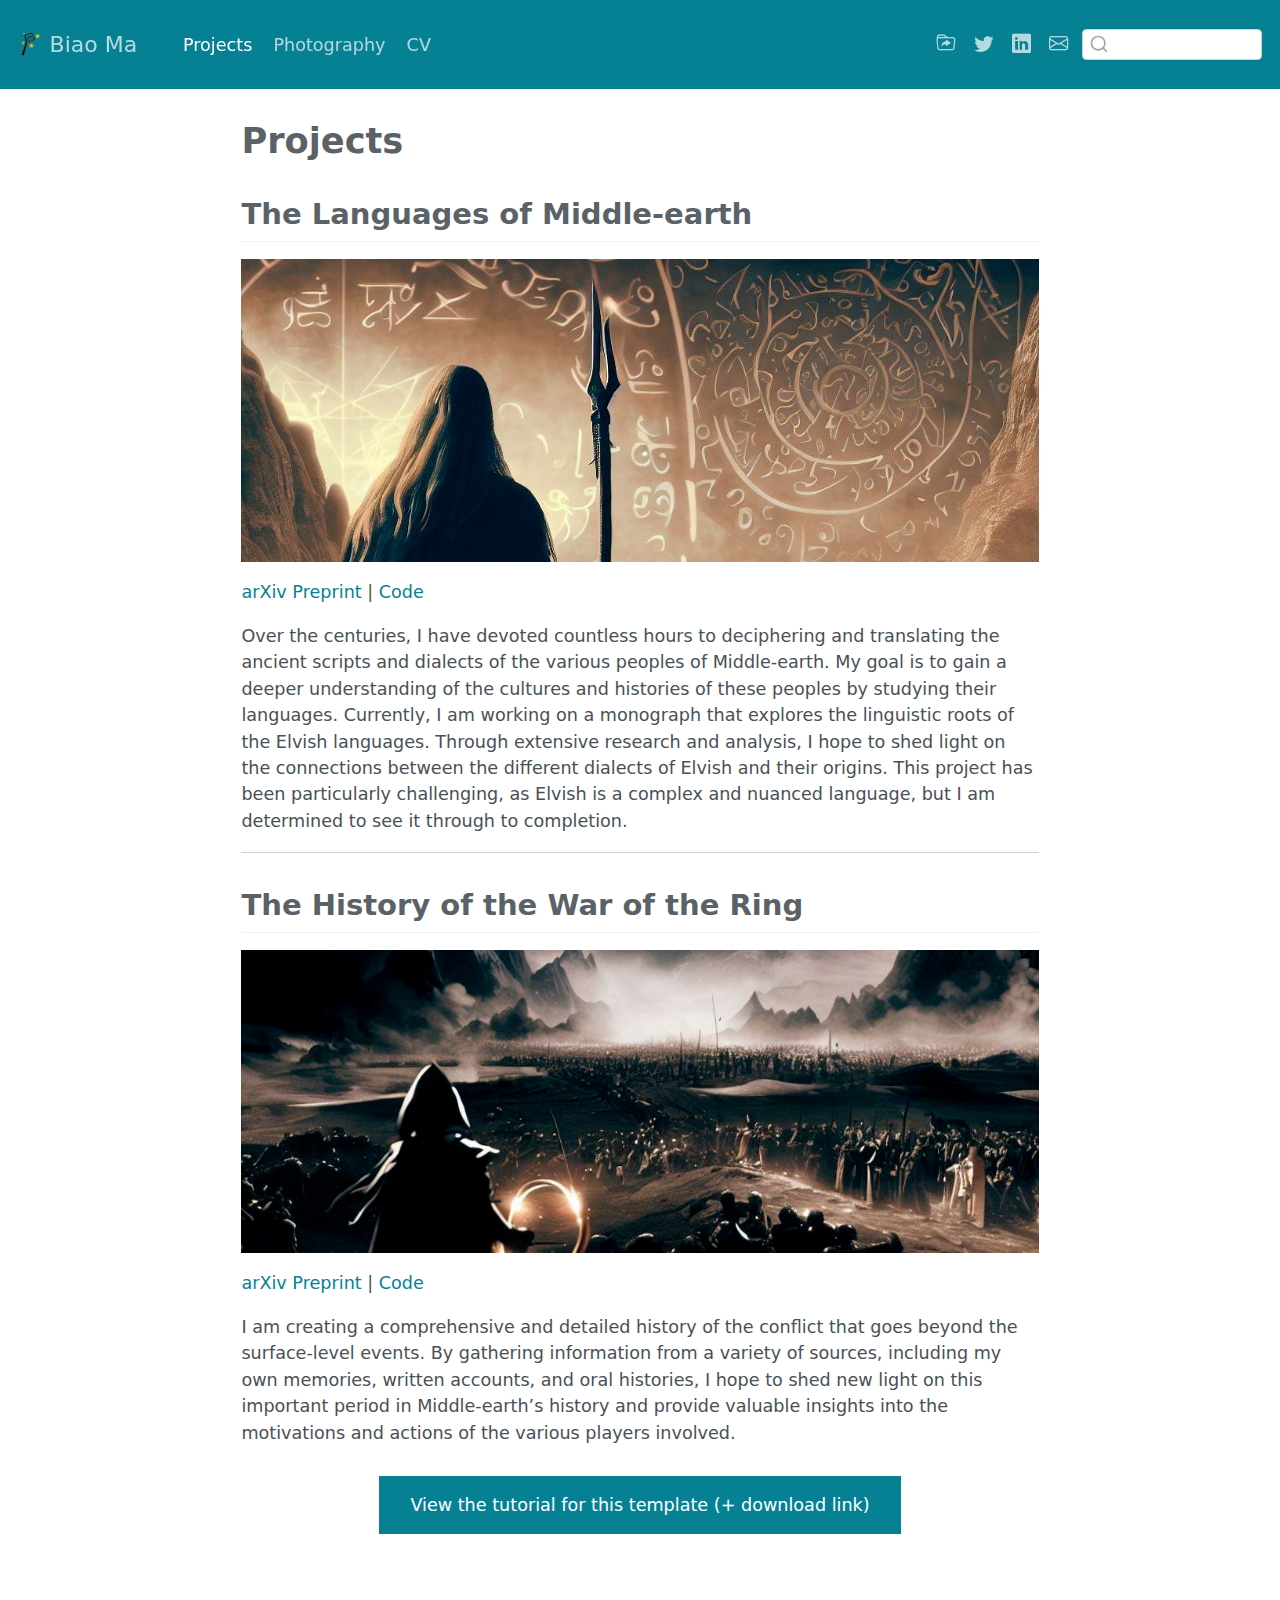
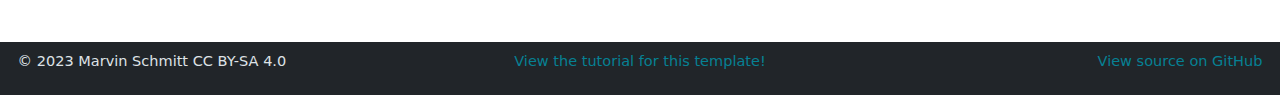
<file: docs/projects/index.html>
<!DOCTYPE html>
<html xmlns="http://www.w3.org/1999/xhtml" lang="en" xml:lang="en"><head>

<meta charset="utf-8">
<meta name="generator" content="quarto-1.3.450">

<meta name="viewport" content="width=device-width, initial-scale=1.0, user-scalable=yes">


<title>Biao Ma - Projects</title>
<style>
code{white-space: pre-wrap;}
span.smallcaps{font-variant: small-caps;}
div.columns{display: flex; gap: min(4vw, 1.5em);}
div.column{flex: auto; overflow-x: auto;}
div.hanging-indent{margin-left: 1.5em; text-indent: -1.5em;}
ul.task-list{list-style: none;}
ul.task-list li input[type="checkbox"] {
  width: 0.8em;
  margin: 0 0.8em 0.2em -1em; /* quarto-specific, see https://github.com/quarto-dev/quarto-cli/issues/4556 */ 
  vertical-align: middle;
}
</style>


<script src="../site_libs/quarto-nav/quarto-nav.js"></script>
<script src="../site_libs/clipboard/clipboard.min.js"></script>
<script src="../site_libs/quarto-search/autocomplete.umd.js"></script>
<script src="../site_libs/quarto-search/fuse.min.js"></script>
<script src="../site_libs/quarto-search/quarto-search.js"></script>
<meta name="quarto:offset" content="../">
<link href="../img/favicon.png" rel="icon" type="image/png">
<script src="../site_libs/quarto-html/quarto.js"></script>
<script src="../site_libs/quarto-html/popper.min.js"></script>
<script src="../site_libs/quarto-html/tippy.umd.min.js"></script>
<script src="../site_libs/quarto-html/anchor.min.js"></script>
<link href="../site_libs/quarto-html/tippy.css" rel="stylesheet">
<link href="../site_libs/quarto-html/quarto-syntax-highlighting.css" rel="stylesheet" id="quarto-text-highlighting-styles">
<script src="../site_libs/bootstrap/bootstrap.min.js"></script>
<link href="../site_libs/bootstrap/bootstrap-icons.css" rel="stylesheet">
<link href="../site_libs/bootstrap/bootstrap.min.css" rel="stylesheet" id="quarto-bootstrap" data-mode="light">
<script id="quarto-search-options" type="application/json">{
  "location": "navbar",
  "copy-button": false,
  "collapse-after": 3,
  "panel-placement": "end",
  "type": "textbox",
  "limit": 20,
  "language": {
    "search-no-results-text": "No results",
    "search-matching-documents-text": "matching documents",
    "search-copy-link-title": "Copy link to search",
    "search-hide-matches-text": "Hide additional matches",
    "search-more-match-text": "more match in this document",
    "search-more-matches-text": "more matches in this document",
    "search-clear-button-title": "Clear",
    "search-detached-cancel-button-title": "Cancel",
    "search-submit-button-title": "Submit",
    "search-label": "Search"
  }
}</script>


</head>

<body class="nav-fixed fullcontent">

<div id="quarto-search-results"></div>
  <header id="quarto-header" class="headroom fixed-top">
    <nav class="navbar navbar-expand-lg navbar-dark ">
      <div class="navbar-container container-fluid">
      <div class="navbar-brand-container">
    <a href="../index.html" class="navbar-brand navbar-brand-logo">
    <img src="../img/logo.png" alt="" class="navbar-logo">
    </a>
    <a class="navbar-brand" href="../index.html">
    <span class="navbar-title">Biao Ma</span>
    </a>
  </div>
            <div id="quarto-search" class="" title="Search"></div>
          <button class="navbar-toggler" type="button" data-bs-toggle="collapse" data-bs-target="#navbarCollapse" aria-controls="navbarCollapse" aria-expanded="false" aria-label="Toggle navigation" onclick="if (window.quartoToggleHeadroom) { window.quartoToggleHeadroom(); }">
  <span class="navbar-toggler-icon"></span>
</button>
          <div class="collapse navbar-collapse" id="navbarCollapse">
            <ul class="navbar-nav navbar-nav-scroll me-auto">
  <li class="nav-item">
    <a class="nav-link active" href="../projects/index.html" rel="" target="" aria-current="page">
 <span class="menu-text">Projects</span></a>
  </li>  
  <li class="nav-item">
    <a class="nav-link" href="../photography/index.html" rel="" target="">
 <span class="menu-text">Photography</span></a>
  </li>  
  <li class="nav-item">
    <a class="nav-link" href="../cv/index.html" rel="" target="">
 <span class="menu-text">CV</span></a>
  </li>  
</ul>
            <ul class="navbar-nav navbar-nav-scroll ms-auto">
  <li class="nav-item compact">
    <a class="nav-link" href="https://www.marvinschmitt.com/blog/website-tutorial-quarto/" rel="" target=""><i class="bi bi-folder-symlink" role="img">
</i> 
 <span class="menu-text"></span></a>
  </li>  
  <li class="nav-item compact">
    <a class="nav-link" href="https://twitter.com/MarvinSchmittML" rel="" target=""><i class="bi bi-twitter" role="img">
</i> 
 <span class="menu-text"></span></a>
  </li>  
  <li class="nav-item compact">
    <a class="nav-link" href="https://www.linkedin.com/in/marvin-schmitt-a85b321a2/" rel="" target=""><i class="bi bi-linkedin" role="img">
</i> 
 <span class="menu-text"></span></a>
  </li>  
  <li class="nav-item compact">
    <a class="nav-link" href="mailto:mail.marvinschmitt@gmail.com" rel="" target=""><i class="bi bi-envelope" role="img" aria-label="email">
</i> 
 <span class="menu-text"></span></a>
  </li>  
</ul>
            <div class="quarto-navbar-tools">
</div>
          </div> <!-- /navcollapse -->
      </div> <!-- /container-fluid -->
    </nav>
</header>
<!-- content -->
<div id="quarto-content" class="quarto-container page-columns page-rows-contents page-layout-article page-navbar">
<!-- sidebar -->
<!-- margin-sidebar -->
    
<!-- main -->
<main class="content" id="quarto-document-content">

<header id="title-block-header" class="quarto-title-block default">
<div class="quarto-title">
<h1 class="title">Projects</h1>
</div>



<div class="quarto-title-meta">

    
  
    
  </div>
  

</header>

<section id="the-languages-of-middle-earth" class="level2">
<h2 class="anchored" data-anchor-id="the-languages-of-middle-earth">The Languages of Middle-earth</h2>
<p><img src="project_1_banner.png" style="height: 100%; width: 100%; object-fit: contain" onclick="window.open('https://arxiv.org/abs/2210.07278', 'blank');"></p>
<p><a href="https://arxiv.org/abs/2210.07278" target="_blank">arXiv Preprint</a> | <a href="https://github.com/marvinschmitt/MetaUncertaintyPaper" target="_blank">Code</a><br></p>
<p>Over the centuries, I have devoted countless hours to deciphering and translating the ancient scripts and dialects of the various peoples of Middle-earth. My goal is to gain a deeper understanding of the cultures and histories of these peoples by studying their languages. Currently, I am working on a monograph that explores the linguistic roots of the Elvish languages. Through extensive research and analysis, I hope to shed light on the connections between the different dialects of Elvish and their origins. This project has been particularly challenging, as Elvish is a complex and nuanced language, but I am determined to see it through to completion.</p>
<hr>
</section>
<section id="the-history-of-the-war-of-the-ring" class="level2">
<h2 class="anchored" data-anchor-id="the-history-of-the-war-of-the-ring">The History of the War of the Ring</h2>
<p><img src="project_2_banner.png" style="height: 100%; width: 100%; object-fit: contain" onclick="window.open('https://arxiv.org/abs/2112.08866', 'blank');"></p>
<p><a href="https://arxiv.org/abs/2112.08866" target="_blank">arXiv Preprint</a> | <a href="https://github.com/marvinschmitt/ModelMisspecificationBF" target="_blank">Code</a><br></p>
<p>I am creating a comprehensive and detailed history of the conflict that goes beyond the surface-level events. By gathering information from a variety of sources, including my own memories, written accounts, and oral histories, I hope to shed new light on this important period in Middle-earth’s history and provide valuable insights into the motivations and actions of the various players involved.</p>
<div style="margin: 30px; text-align: center;">
<a class="btn btn-primary" href="https://www.marvinschmitt.com/blog/website-tutorial-quarto/" role="button" target="_blank" style="padding: 15px 30px;">View the tutorial for this template (+ download link)</a>
</div>


</section>

</main> <!-- /main -->
<script id="quarto-html-after-body" type="application/javascript">
window.document.addEventListener("DOMContentLoaded", function (event) {
  const toggleBodyColorMode = (bsSheetEl) => {
    const mode = bsSheetEl.getAttribute("data-mode");
    const bodyEl = window.document.querySelector("body");
    if (mode === "dark") {
      bodyEl.classList.add("quarto-dark");
      bodyEl.classList.remove("quarto-light");
    } else {
      bodyEl.classList.add("quarto-light");
      bodyEl.classList.remove("quarto-dark");
    }
  }
  const toggleBodyColorPrimary = () => {
    const bsSheetEl = window.document.querySelector("link#quarto-bootstrap");
    if (bsSheetEl) {
      toggleBodyColorMode(bsSheetEl);
    }
  }
  toggleBodyColorPrimary();  
  const icon = "";
  const anchorJS = new window.AnchorJS();
  anchorJS.options = {
    placement: 'right',
    icon: icon
  };
  anchorJS.add('.anchored');
  const isCodeAnnotation = (el) => {
    for (const clz of el.classList) {
      if (clz.startsWith('code-annotation-')) {                     
        return true;
      }
    }
    return false;
  }
  const clipboard = new window.ClipboardJS('.code-copy-button', {
    text: function(trigger) {
      const codeEl = trigger.previousElementSibling.cloneNode(true);
      for (const childEl of codeEl.children) {
        if (isCodeAnnotation(childEl)) {
          childEl.remove();
        }
      }
      return codeEl.innerText;
    }
  });
  clipboard.on('success', function(e) {
    // button target
    const button = e.trigger;
    // don't keep focus
    button.blur();
    // flash "checked"
    button.classList.add('code-copy-button-checked');
    var currentTitle = button.getAttribute("title");
    button.setAttribute("title", "Copied!");
    let tooltip;
    if (window.bootstrap) {
      button.setAttribute("data-bs-toggle", "tooltip");
      button.setAttribute("data-bs-placement", "left");
      button.setAttribute("data-bs-title", "Copied!");
      tooltip = new bootstrap.Tooltip(button, 
        { trigger: "manual", 
          customClass: "code-copy-button-tooltip",
          offset: [0, -8]});
      tooltip.show();    
    }
    setTimeout(function() {
      if (tooltip) {
        tooltip.hide();
        button.removeAttribute("data-bs-title");
        button.removeAttribute("data-bs-toggle");
        button.removeAttribute("data-bs-placement");
      }
      button.setAttribute("title", currentTitle);
      button.classList.remove('code-copy-button-checked');
    }, 1000);
    // clear code selection
    e.clearSelection();
  });
  function tippyHover(el, contentFn) {
    const config = {
      allowHTML: true,
      content: contentFn,
      maxWidth: 500,
      delay: 100,
      arrow: false,
      appendTo: function(el) {
          return el.parentElement;
      },
      interactive: true,
      interactiveBorder: 10,
      theme: 'quarto',
      placement: 'bottom-start'
    };
    window.tippy(el, config); 
  }
  const noterefs = window.document.querySelectorAll('a[role="doc-noteref"]');
  for (var i=0; i<noterefs.length; i++) {
    const ref = noterefs[i];
    tippyHover(ref, function() {
      // use id or data attribute instead here
      let href = ref.getAttribute('data-footnote-href') || ref.getAttribute('href');
      try { href = new URL(href).hash; } catch {}
      const id = href.replace(/^#\/?/, "");
      const note = window.document.getElementById(id);
      return note.innerHTML;
    });
  }
      let selectedAnnoteEl;
      const selectorForAnnotation = ( cell, annotation) => {
        let cellAttr = 'data-code-cell="' + cell + '"';
        let lineAttr = 'data-code-annotation="' +  annotation + '"';
        const selector = 'span[' + cellAttr + '][' + lineAttr + ']';
        return selector;
      }
      const selectCodeLines = (annoteEl) => {
        const doc = window.document;
        const targetCell = annoteEl.getAttribute("data-target-cell");
        const targetAnnotation = annoteEl.getAttribute("data-target-annotation");
        const annoteSpan = window.document.querySelector(selectorForAnnotation(targetCell, targetAnnotation));
        const lines = annoteSpan.getAttribute("data-code-lines").split(",");
        const lineIds = lines.map((line) => {
          return targetCell + "-" + line;
        })
        let top = null;
        let height = null;
        let parent = null;
        if (lineIds.length > 0) {
            //compute the position of the single el (top and bottom and make a div)
            const el = window.document.getElementById(lineIds[0]);
            top = el.offsetTop;
            height = el.offsetHeight;
            parent = el.parentElement.parentElement;
          if (lineIds.length > 1) {
            const lastEl = window.document.getElementById(lineIds[lineIds.length - 1]);
            const bottom = lastEl.offsetTop + lastEl.offsetHeight;
            height = bottom - top;
          }
          if (top !== null && height !== null && parent !== null) {
            // cook up a div (if necessary) and position it 
            let div = window.document.getElementById("code-annotation-line-highlight");
            if (div === null) {
              div = window.document.createElement("div");
              div.setAttribute("id", "code-annotation-line-highlight");
              div.style.position = 'absolute';
              parent.appendChild(div);
            }
            div.style.top = top - 2 + "px";
            div.style.height = height + 4 + "px";
            let gutterDiv = window.document.getElementById("code-annotation-line-highlight-gutter");
            if (gutterDiv === null) {
              gutterDiv = window.document.createElement("div");
              gutterDiv.setAttribute("id", "code-annotation-line-highlight-gutter");
              gutterDiv.style.position = 'absolute';
              const codeCell = window.document.getElementById(targetCell);
              const gutter = codeCell.querySelector('.code-annotation-gutter');
              gutter.appendChild(gutterDiv);
            }
            gutterDiv.style.top = top - 2 + "px";
            gutterDiv.style.height = height + 4 + "px";
          }
          selectedAnnoteEl = annoteEl;
        }
      };
      const unselectCodeLines = () => {
        const elementsIds = ["code-annotation-line-highlight", "code-annotation-line-highlight-gutter"];
        elementsIds.forEach((elId) => {
          const div = window.document.getElementById(elId);
          if (div) {
            div.remove();
          }
        });
        selectedAnnoteEl = undefined;
      };
      // Attach click handler to the DT
      const annoteDls = window.document.querySelectorAll('dt[data-target-cell]');
      for (const annoteDlNode of annoteDls) {
        annoteDlNode.addEventListener('click', (event) => {
          const clickedEl = event.target;
          if (clickedEl !== selectedAnnoteEl) {
            unselectCodeLines();
            const activeEl = window.document.querySelector('dt[data-target-cell].code-annotation-active');
            if (activeEl) {
              activeEl.classList.remove('code-annotation-active');
            }
            selectCodeLines(clickedEl);
            clickedEl.classList.add('code-annotation-active');
          } else {
            // Unselect the line
            unselectCodeLines();
            clickedEl.classList.remove('code-annotation-active');
          }
        });
      }
  const findCites = (el) => {
    const parentEl = el.parentElement;
    if (parentEl) {
      const cites = parentEl.dataset.cites;
      if (cites) {
        return {
          el,
          cites: cites.split(' ')
        };
      } else {
        return findCites(el.parentElement)
      }
    } else {
      return undefined;
    }
  };
  var bibliorefs = window.document.querySelectorAll('a[role="doc-biblioref"]');
  for (var i=0; i<bibliorefs.length; i++) {
    const ref = bibliorefs[i];
    const citeInfo = findCites(ref);
    if (citeInfo) {
      tippyHover(citeInfo.el, function() {
        var popup = window.document.createElement('div');
        citeInfo.cites.forEach(function(cite) {
          var citeDiv = window.document.createElement('div');
          citeDiv.classList.add('hanging-indent');
          citeDiv.classList.add('csl-entry');
          var biblioDiv = window.document.getElementById('ref-' + cite);
          if (biblioDiv) {
            citeDiv.innerHTML = biblioDiv.innerHTML;
          }
          popup.appendChild(citeDiv);
        });
        return popup.innerHTML;
      });
    }
  }
});
</script>
</div> <!-- /content -->
<footer class="footer">
  <div class="nav-footer">
    <div class="nav-footer-left"><span class="faux-block">© 2023 Marvin Schmitt CC BY-SA 4.0</span></div>   
    <div class="nav-footer-center"><span class="faux-block"><a href="https://www.marvinschmitt.com/blog/website-tutorial-quarto/">View the tutorial for this template!</a></span></div>
    <div class="nav-footer-right"><span class="faux-block"><a href="https://github.com/marvinschmitt/quarto-website-template/">View source on GitHub</a></span></div>
  </div>
</footer>



</body></html>
</file>
<file: docs/site_libs/quarto-html/tippy.css>
.tippy-box[data-animation=fade][data-state=hidden]{opacity:0}[data-tippy-root]{max-width:calc(100vw - 10px)}.tippy-box{position:relative;background-color:#333;color:#fff;border-radius:4px;font-size:14px;line-height:1.4;white-space:normal;outline:0;transition-property:transform,visibility,opacity}.tippy-box[data-placement^=top]>.tippy-arrow{bottom:0}.tippy-box[data-placement^=top]>.tippy-arrow:before{bottom:-7px;left:0;border-width:8px 8px 0;border-top-color:initial;transform-origin:center top}.tippy-box[data-placement^=bottom]>.tippy-arrow{top:0}.tippy-box[data-placement^=bottom]>.tippy-arrow:before{top:-7px;left:0;border-width:0 8px 8px;border-bottom-color:initial;transform-origin:center bottom}.tippy-box[data-placement^=left]>.tippy-arrow{right:0}.tippy-box[data-placement^=left]>.tippy-arrow:before{border-width:8px 0 8px 8px;border-left-color:initial;right:-7px;transform-origin:center left}.tippy-box[data-placement^=right]>.tippy-arrow{left:0}.tippy-box[data-placement^=right]>.tippy-arrow:before{left:-7px;border-width:8px 8px 8px 0;border-right-color:initial;transform-origin:center right}.tippy-box[data-inertia][data-state=visible]{transition-timing-function:cubic-bezier(.54,1.5,.38,1.11)}.tippy-arrow{width:16px;height:16px;color:#333}.tippy-arrow:before{content:"";position:absolute;border-color:transparent;border-style:solid}.tippy-content{position:relative;padding:5px 9px;z-index:1}
</file>
<file: docs/site_libs/quarto-html/quarto-syntax-highlighting.css>
/* quarto syntax highlight colors */
:root {
  --quarto-hl-ot-color: #003B4F;
  --quarto-hl-at-color: #657422;
  --quarto-hl-ss-color: #20794D;
  --quarto-hl-an-color: #5E5E5E;
  --quarto-hl-fu-color: #4758AB;
  --quarto-hl-st-color: #20794D;
  --quarto-hl-cf-color: #003B4F;
  --quarto-hl-op-color: #5E5E5E;
  --quarto-hl-er-color: #AD0000;
  --quarto-hl-bn-color: #AD0000;
  --quarto-hl-al-color: #AD0000;
  --quarto-hl-va-color: #111111;
  --quarto-hl-bu-color: inherit;
  --quarto-hl-ex-color: inherit;
  --quarto-hl-pp-color: #AD0000;
  --quarto-hl-in-color: #5E5E5E;
  --quarto-hl-vs-color: #20794D;
  --quarto-hl-wa-color: #5E5E5E;
  --quarto-hl-do-color: #5E5E5E;
  --quarto-hl-im-color: #00769E;
  --quarto-hl-ch-color: #20794D;
  --quarto-hl-dt-color: #AD0000;
  --quarto-hl-fl-color: #AD0000;
  --quarto-hl-co-color: #5E5E5E;
  --quarto-hl-cv-color: #5E5E5E;
  --quarto-hl-cn-color: #8f5902;
  --quarto-hl-sc-color: #5E5E5E;
  --quarto-hl-dv-color: #AD0000;
  --quarto-hl-kw-color: #003B4F;
}

/* other quarto variables */
:root {
  --quarto-font-monospace: SFMono-Regular, Menlo, Monaco, Consolas, "Liberation Mono", "Courier New", monospace;
}

pre > code.sourceCode > span {
  color: #003B4F;
}

code span {
  color: #003B4F;
}

code.sourceCode > span {
  color: #003B4F;
}

div.sourceCode,
div.sourceCode pre.sourceCode {
  color: #003B4F;
}

code span.ot {
  color: #003B4F;
  font-style: inherit;
}

code span.at {
  color: #657422;
  font-style: inherit;
}

code span.ss {
  color: #20794D;
  font-style: inherit;
}

code span.an {
  color: #5E5E5E;
  font-style: inherit;
}

code span.fu {
  color: #4758AB;
  font-style: inherit;
}

code span.st {
  color: #20794D;
  font-style: inherit;
}

code span.cf {
  color: #003B4F;
  font-style: inherit;
}

code span.op {
  color: #5E5E5E;
  font-style: inherit;
}

code span.er {
  color: #AD0000;
  font-style: inherit;
}

code span.bn {
  color: #AD0000;
  font-style: inherit;
}

code span.al {
  color: #AD0000;
  font-style: inherit;
}

code span.va {
  color: #111111;
  font-style: inherit;
}

code span.bu {
  font-style: inherit;
}

code span.ex {
  font-style: inherit;
}

code span.pp {
  color: #AD0000;
  font-style: inherit;
}

code span.in {
  color: #5E5E5E;
  font-style: inherit;
}

code span.vs {
  color: #20794D;
  font-style: inherit;
}

code span.wa {
  color: #5E5E5E;
  font-style: italic;
}

code span.do {
  color: #5E5E5E;
  font-style: italic;
}

code span.im {
  color: #00769E;
  font-style: inherit;
}

code span.ch {
  color: #20794D;
  font-style: inherit;
}

code span.dt {
  color: #AD0000;
  font-style: inherit;
}

code span.fl {
  color: #AD0000;
  font-style: inherit;
}

code span.co {
  color: #5E5E5E;
  font-style: inherit;
}

code span.cv {
  color: #5E5E5E;
  font-style: italic;
}

code span.cn {
  color: #8f5902;
  font-style: inherit;
}

code span.sc {
  color: #5E5E5E;
  font-style: inherit;
}

code span.dv {
  color: #AD0000;
  font-style: inherit;
}

code span.kw {
  color: #003B4F;
  font-style: inherit;
}

.prevent-inlining {
  content: "</";
}

/*# sourceMappingURL=debc5d5d77c3f9108843748ff7464032.css.map */
</file>
